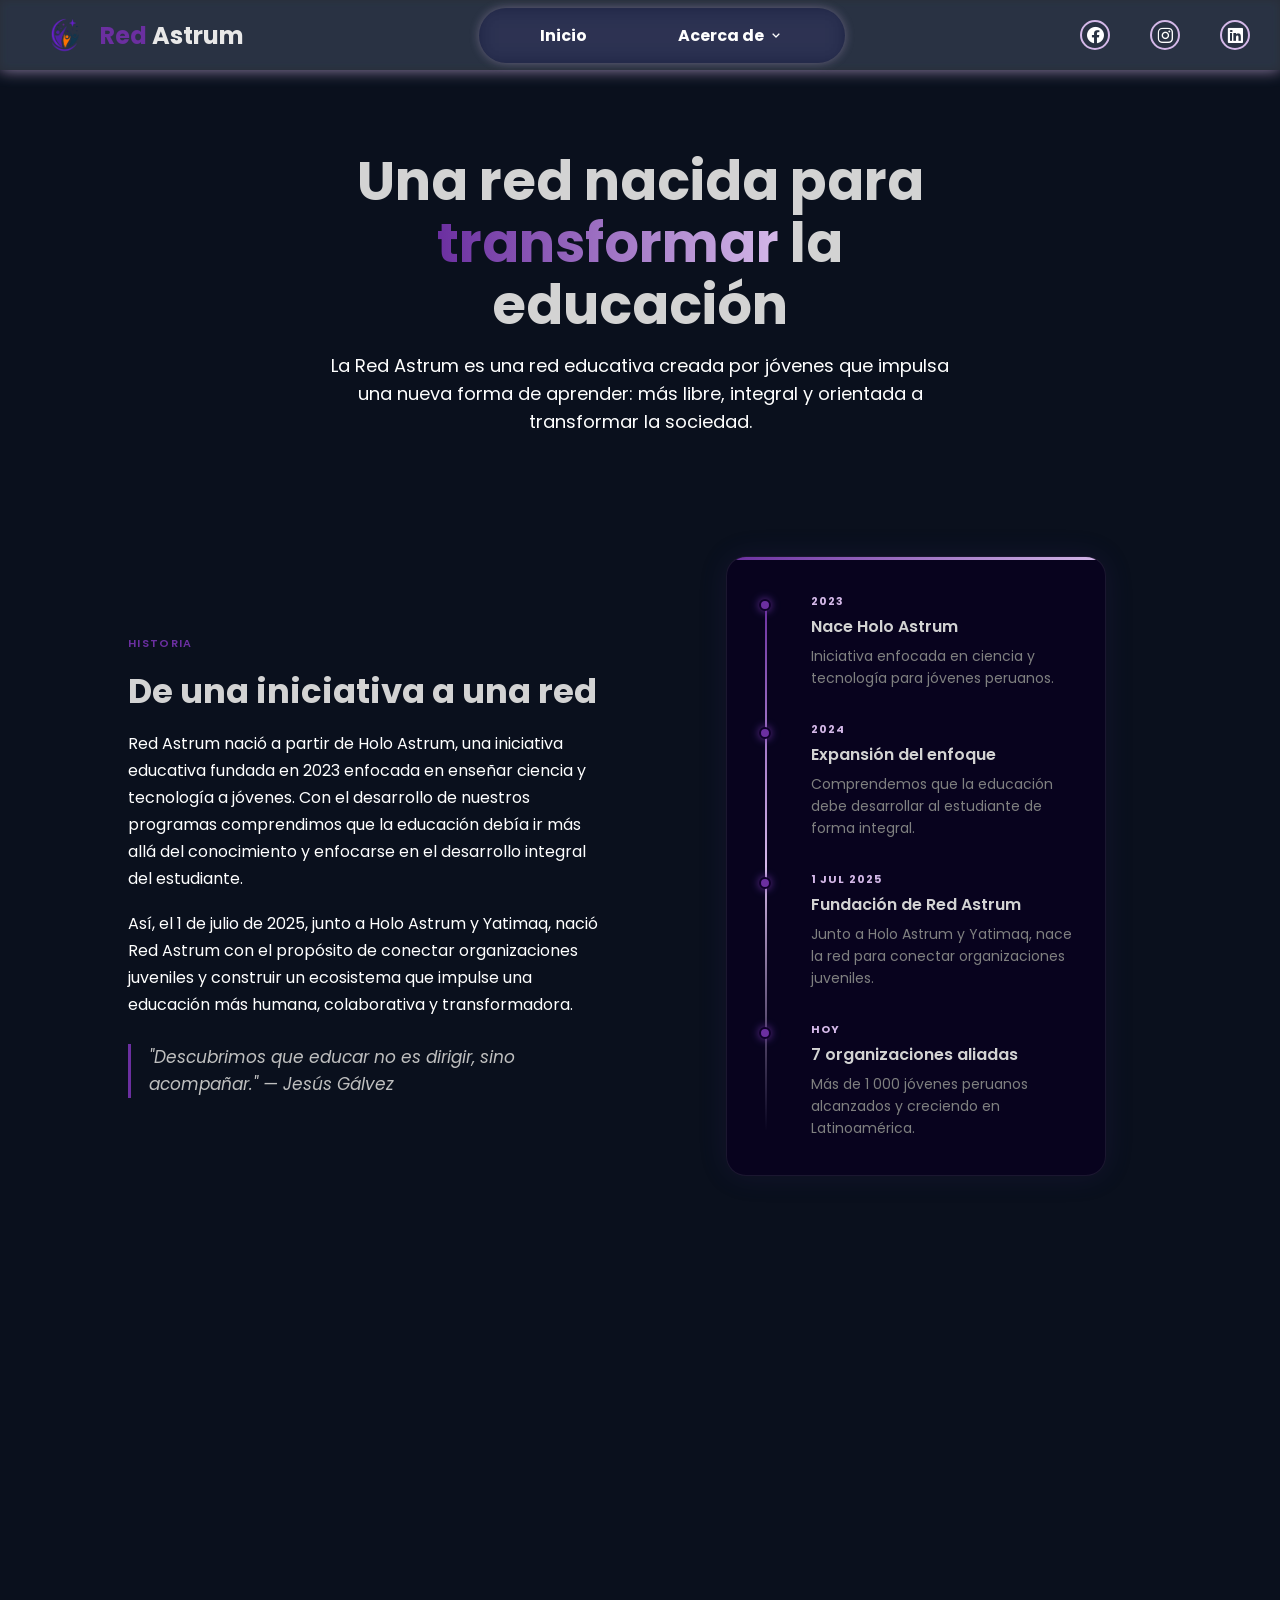
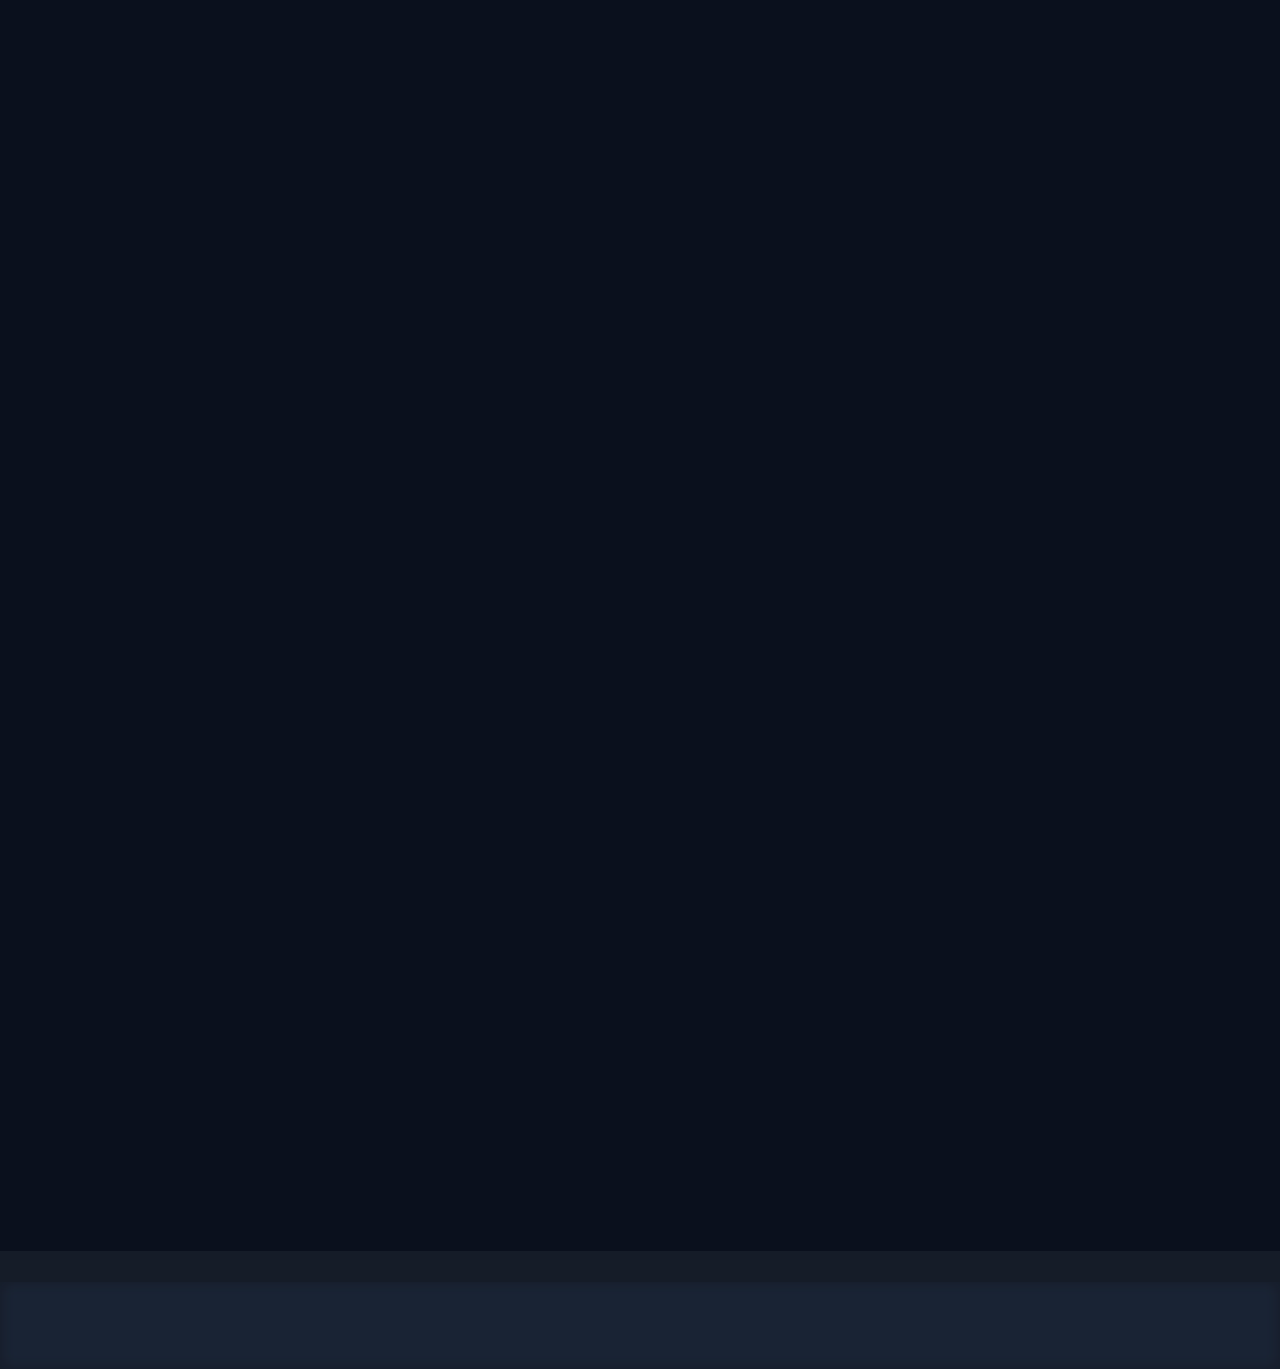
<file: about.html>
<!DOCTYPE html>
<html lang="es">

<head>
    <meta charset="UTF-8">
    <meta name="viewport" content="width=device-width, initial-scale=1.0">
    <title>Sobre nosotros — Red Astrum</title>
    <link rel="stylesheet" href="style.css">
    <link href='https://unpkg.com/boxicons@2.1.4/css/boxicons.min.css' rel='stylesheet'>
    <link rel="shortcut icon" href="favicon.ico" type="image/x-icon">
    <link rel="stylesheet" href="https://unpkg.com/aos@next/dist/aos.css" />

</head>

<body>
    <div class="container">
        <video class="back-vid" autoplay loop muted playsinline src="videos/galaxy.mp4"></video>

        <!-- NAVBAR -->
        <header data-aos="fade-down" data-aos-duration="2000">
            <div class="left">
                <img src="images/logo_1_red.png" alt="logo Red Astrum">
                <h2><span style="color: var(--color-primary);">Red</span> Astrum</h2>
            </div>
            <ul class="main">
                <li><a href="index.html">Inicio</a></li>
                <li><a href="#">Acerca de <i class='bx bx-chevron-down'></i></a>
                    <ul>
                        <li><a href="about.html">Sobre nosotros</a></li>
                        <li><a href="team.html">Equipo</a></li>
                    </ul>
                </li>
            </ul>
            <div class="box-icons">
                <a href="https://www.facebook.com/share/18Cic6fYTM/" target="_blank" aria-label="Facebook"><i class='bx bxl-facebook-circle'></i></a>
                <a href="https://www.instagram.com/red_astrum?igsh=cGxwdHd5OWY2c2w1" target="_blank" aria-label="Instagram"><i class='bx bxl-instagram'></i></a>
                <a href="https://www.linkedin.com/company/red-astrum?trk=blended-typeahead" target="_blank" aria-label="LinkedIn"><i class='bx bxl-linkedin-square'></i></a>
            </div>
            <div class="menu-icon"><i class='bx bx-menu'></i></div>
        </header>

        <div class="sidebar">
            <div class="close-icon"><i class='bx bx-x'></i></div>
            <ul>
                <li><a href="index.html">Inicio</a></li>
                <li><a href="about.html">Sobre nosotros</a></li>
                <li><a href="team.html">Equipo</a></li>
            </ul>
            <div class="social-sidebar">
                <a href="https://www.facebook.com/share/18Cic6fYTM/" target="_blank"><i class='bx bxl-facebook'></i></a>
                <a href="https://www.instagram.com/red_astrum?igsh=cGxwdHd5OWY2c2w1" target="_blank"><i class='bx bxl-instagram'></i></a>
                <a href="https://www.linkedin.com/company/red-astrum?trk=blended-typeahead" target="_blank"><i class='bx bxl-linkedin-square'></i></a>
            </div>
        </div>

        <!-- CONTENIDO -->
        <div class="about-page">

            <!-- Hero -->
            <div class="about-hero" data-aos="fade-down" data-aos-duration="1000">
                <h1>Una red nacida para <span class="gradient">transformar</span> la educación</h1>
                <p>La Red Astrum es una red educativa creada por jóvenes que impulsa una nueva forma de aprender: más libre, integral y orientada a transformar la sociedad.</p>
            </div>

            <!-- Historia -->
            <div class="about-block" data-aos="fade-up" data-aos-duration="900">
                <div class="about-block-text">
                    <span class="block-label">Historia</span>
                    <h2>De una iniciativa a una red</h2>
                    <p>Red Astrum nació a partir de Holo Astrum, una iniciativa educativa fundada en 2023 enfocada en enseñar ciencia y tecnología a jóvenes. Con el desarrollo de nuestros programas comprendimos que la educación debía ir más allá del conocimiento y enfocarse en el desarrollo integral del estudiante.</p>
                    <p>Así, el 1 de julio de 2025, junto a Holo Astrum y Yatimaq, nació Red Astrum con el propósito de conectar organizaciones juveniles y construir un ecosistema que impulse una educación más humana, colaborativa y transformadora.</p>
                    <blockquote>"Descubrimos que educar no es dirigir, sino acompañar." — Jesús Gálvez</blockquote>
                </div>

                <div class="about-block-visual">
                    <div class="visual-box">
                        <div class="timeline">
                            <div class="tl-item">
                                <div class="tl-dot"></div>
                                <div class="tl-year">2023</div>
                                <h4>Nace Holo Astrum</h4>
                                <p>Iniciativa enfocada en ciencia y tecnología para jóvenes peruanos.</p>
                            </div>
                            <div class="tl-item">
                                <div class="tl-dot"></div>
                                <div class="tl-year">2024</div>
                                <h4>Expansión del enfoque</h4>
                                <p>Comprendemos que la educación debe desarrollar al estudiante de forma integral.</p>
                            </div>
                            <div class="tl-item">
                                <div class="tl-dot"></div>
                                <div class="tl-year">1 Jul 2025</div>
                                <h4>Fundación de Red Astrum</h4>
                                <p>Junto a Holo Astrum y Yatimaq, nace la red para conectar organizaciones juveniles.</p>
                            </div>
                            <div class="tl-item">
                                <div class="tl-dot"></div>
                                <div class="tl-year">Hoy</div>
                                <h4>7 organizaciones aliadas</h4>
                                <p>Más de 1 000 jóvenes peruanos alcanzados y creciendo en Latinoamérica.</p>
                            </div>
                        </div>
                    </div>
                </div>
            </div>

            <!-- Por qué nació -->
            <div class="about-block reverse" data-aos="fade-up" data-aos-duration="900">
                <div class="about-block-text">
                    <span class="block-label">Por qué nació</span>
                    <h2>La educación que necesitamos no existe todavía</h2>
                    <p>La educación convencional forma estudiantes pasivos. Red Astrum nace para construir una alternativa: una educación que desarrolle la mente, las emociones, los valores y el propósito de cada persona.</p>
                </div>

                <div class="about-block-visual">
                    <div class="visual-box">
                        <div class="compare-grid">
                            <div class="compare-col trad">
                                <h4>Tradicional</h4>
                                <ul>
                                    <li>Memorizar contenidos</li>
                                    <li>El profesor dirige</li>
                                    <li>Evaluación por exámenes</li>
                                    <li>Conocimiento desconectado</li>
                                </ul>
                            </div>
                            <div class="compare-col holo">
                                <h4>Holística</h4>
                                <ul>
                                    <li>Desarrolla mente y valores</li>
                                    <li>Pensamiento crítico</li>
                                    <li>Aprendizaje por experiencia</li>
                                    <li>Propósito y transformación</li>
                                </ul>
                            </div>
                        </div>
                    </div>
                </div>
            </div>

            <!-- Quiénes lo forman -->
            <div class="about-block" data-aos="fade-up" data-aos-duration="900">
                <div class="about-block-text">
                    <span class="block-label">Quiénes lo forman</span>
                    <h2>Una comunidad de personas comprometidas</h2>
                    <p>Red Astrum reúne a distintos actores del ecosistema educativo que comparten una misma convicción: que la educación puede y debe ser diferente.</p>
                </div>

                <div class="about-block-visual">
                    <div class="visual-box">
                        <div class="who-grid">
                            <div class="who-item">
                                <i class='bx bxs-graduation'></i>
                                <span>Estudiantes</span>
                            </div>
                            <div class="who-item">
                                <i class='bx bxs-book-open'></i>
                                <span>Educadores</span>
                            </div>
                            <div class="who-item">
                                <i class='bx bxs-buildings'></i>
                                <span>Instituciones</span>
                            </div>
                            <div class="who-item">
                                <i class='bx bxs-group'></i>
                                <span>Organizaciones juveniles</span>
                            </div>
                        </div>
                    </div>
                </div>
            </div>

            <!-- El Pensamiento Astrum  -->
            <div class="video-section" data-aos="fade-up" data-aos-duration="900">
                <span class="block-label" style="font-size:12px; letter-spacing:0.12em;">El pensamiento Astrum</span>
                <h2>Liderazgo al servicio de los demás</h2>
                <p>Nos distinguimos por un liderazgo altruista y basado en el servicio. Desde esta visión desarrollamos nuestras iniciativas y formamos a estudiantes y docentes comprometidos con una educación más humana.</p>
                <div class="video-wrapper">
                    <iframe
                        src="https://www.youtube.com/embed/e1oFQR5R098"
                        title="El Pensamiento Astrum"
                        allow="accelerometer; autoplay; clipboard-write; encrypted-media; gyroscope; picture-in-picture"
                        allowfullscreen>
                    </iframe>
                </div>
            </div>

        </div>

        <!-- FOOTER -->
        <section class="footer">
            <h1>© 2026 Red Astrum. Todos los derechos reservados.</h1>
            <div class="box-icons">
                <a href="https://www.facebook.com/share/18Cic6fYTM/" target="_blank" aria-label="Facebook"><i class='bx bxl-facebook-circle'></i></a>
                <a href="https://www.instagram.com/red_astrum?igsh=cGxwdHd5OWY2c2w1" target="_blank" aria-label="Instagram"><i class='bx bxl-instagram'></i></a>
                <a href="https://www.linkedin.com/company/red-astrum?trk=blended-typeahead" target="_blank" aria-label="LinkedIn"><i class='bx bxl-linkedin-square'></i></a>
            </div>
        </section>
    </div>

    <script src="app.js"></script>
    <script src="https://unpkg.com/aos@next/dist/aos.js"></script>
    <script>
        AOS.init();

        // Toggle submenú "Acerca de"
        document.querySelectorAll('.main > li > a').forEach(function(link) {
            var parent = link.parentElement;
            if (parent.querySelector('ul')) {
                link.addEventListener('click', function(e) {
                    e.preventDefault();
                    var isOpen = parent.classList.contains('open');
                    document.querySelectorAll('.main > li.open').forEach(function(li) {
                        li.classList.remove('open');
                    });
                    if (!isOpen) parent.classList.add('open');
                });
            }
        });

        document.addEventListener('click', function(e) {
            if (!e.target.closest('header')) {
                document.querySelectorAll('.main > li.open').forEach(function(li) {
                    li.classList.remove('open');
                });
            }
        });
    </script>
</body>

</html>
</file>
<file: style.css>
@import url('https://fonts.googleapis.com/css2?family=Poppins:ital,wght@0,100;0,200;0,300;0,400;0,500;0,600;0,700;0,800;0,900;1,100;1,200;1,300;1,400;1,500;1,600;1,700;1,800;1,900&display=swap');

/* ============================
   PALETA DE MARCA — Red Astrum
   ============================ */
:root{
    --color-primary: #6B2FA0;   /* Morado principal */
    --color-light: #D4B8E8;     /* Lila claro */
    --color-accent: #E8740C;    /* Naranja acento */
    --color-navy: #1F3A5F;      /* Azul marino */
    --color-white: #FFFFFF;
    --color-black: #000000;

    /* Variantes con transparencia (reutilizables para glows, bordes, fondos) */
    --color-primary-10: rgba(107, 47, 160, 0.10);
    --color-primary-20: rgba(107, 47, 160, 0.20);
    --color-primary-40: rgba(107, 47, 160, 0.40);
    --color-primary-60: rgba(107, 47, 160, 0.60);

    --color-light-10: rgba(212, 184, 232, 0.10);
    --color-light-15: rgba(212, 184, 232, 0.15);
    --color-light-20: rgba(212, 184, 232, 0.20);
    --color-light-35: rgba(212, 184, 232, 0.35);
    --color-light-50: rgba(212, 184, 232, 0.50);
    --color-light-70: rgba(212, 184, 232, 0.70);

    --color-accent-15: rgba(232, 116, 12, 0.15);
    --color-accent-40: rgba(232, 116, 12, 0.40);
    --color-accent-60: rgba(232, 116, 12, 0.60);

    --color-navy-20: rgba(31, 58, 95, 0.20);
    --color-navy-40: rgba(31, 58, 95, 0.40);
    --color-navy-70: rgba(31, 58, 95, 0.70);
    --color-navy-85: rgba(31, 58, 95, 0.85);

    /* Texto / superficies neutras (no son colores de marca, pero se usan como base) */
    --color-text: #e8e8e8;
    --color-text-muted: #b9b9b9;
    --color-border-soft: rgba(255, 255, 255, 0.08);

    --header-height: 70px;
    --header-height-mobile: 56px;
}

*{
    box-sizing: border-box;
}

body{
    margin: 0;
    padding: 0;
    font-family: "Poppins", sans-serif;
    color: var(--color-text);
    background-color: #05070d;
    overflow-x: hidden;
    width: 100%;
}

html{
    scroll-behavior: smooth;
    overflow-x: hidden;
    background-color: #05070d;
}
img, video{
    max-width: 100%;
}
.img-project{
    width: 500px;
    max-width: 100%;
}
.container{
    position: relative;
    z-index: 0;
    width: 100%;
    min-height: 100%;
    display: flex;
    flex-direction: column;
    align-items: center;
    gap: 100px;
    background-color: var(--color-navy-20);
    overflow-x: hidden;
}
.back-vid{
    position: fixed;
    top: 0;
    left: 0;
    width: 100vw;
    height: 100vh;
    object-fit: cover;
    z-index: -1;
    mix-blend-mode:overlay;
}


header{
    display: flex;
    position: absolute;
    top: 0;
    right: 0;
    left: 0;
    align-items: center;
    justify-content: space-between;
    padding: 0 30px;
    height: 70px;
    background-color: rgba(255, 255, 255, 0.121);
    backdrop-filter: blur(5px);
    box-shadow: 0 0 15px var(--color-light-70);
    z-index: 999;
}
.main > li {
    position: relative;
    display: inline-block;
}

.main > li.open > ul{
    opacity: 1;
    visibility: visible;
    transform: translateX(-50%) translateY(0);
    pointer-events: auto;
}

.main ul {
    list-style: none;
    margin: 0;
    position: absolute;
    top: 100%;
    left: 50%;
    transform: translateX(-50%) translateY(-8px);
    display: flex;
    flex-direction: column;
    min-width: 190px;
    padding: 8px;
    margin-top: 14px;
    border-radius: 14px;
    background-color: rgba(10, 6, 30, 0.72);
    backdrop-filter: blur(16px);
    border: 1px solid rgba(212, 184, 232, 0.15);
    box-shadow: 0 8px 24px rgba(0, 0, 0, 0.3), 0 0 12px rgba(212, 184, 232, 0.1);
    opacity: 0;
    visibility: hidden;
    pointer-events: none;
    transition: opacity 0.3s, transform 0.3s, visibility 0.3s;
    z-index: 10;
}
.main ul li{
    list-style: none;
    width: 100%;
}
.main ul li a {
    display: block;
    width: 100%;
    box-sizing: border-box;
    padding: 10px 14px;
    border-radius: 8px;
    text-decoration: none;
    color: #fff;
    font-weight: 500;
    font-size: 14px;
    text-wrap: nowrap;
    transition: 0.25s;
}
.main ul li a:hover{
    background-color: rgba(212, 184, 232, 0.18);
    color: var(--color-light);
    padding-left: 18px;
}

.main li a {
    text-decoration: none;
    padding: auto;
}

.main > li > a{
    display: flex;
    align-items: center;
    gap: 4px;
}

.main > li > a i{
    font-size: 16px;
    transition: transform 0.3s;
}

.main > li.open > a i{
    transform: rotate(180deg);
}

.left{
    display: flex;
    align-items: center;
}

.left img{
    width: 40px;
    margin: 0 15px;
}


header ul{
    display: flex;
    justify-content: space-around;
    width: 30%;
    padding: 15px 15px;
    border-radius: 50px;
    background-color: rgba(0, 0, 69, 0.326);
    backdrop-filter: blur(10px);
    box-shadow: 0 0 10px var(--color-light-35);
}

header ul li{
    list-style: none;
}

header ul a{
    text-decoration: none;
    color: white;
    font-weight: 700;
    transition: 0.3s;
    margin: 0 10px;
}

header ul a:hover{
    color: var(--color-light);
    text-shadow: 0 0 12px var(--color-light);
}

.box-icons{
    display: flex;
    gap: 40px;
}

.box-icons a{
    display: flex;
    align-items: center;
    justify-content: center;
    font-size: 20px;
    width: 30px;
    height: 30px;
    border: 2px solid var(--color-light);
    border-radius: 50%;
    cursor: pointer;
    transition: 0.5s;
    text-decoration: none;
    color: #fff;
}

.box-icons a:hover{
    background-color: var(--color-light);
    color: black;
    box-shadow: 0 0 15px var(--color-light);
}

.blackhole-box{
    position: absolute;
    top: 0;
    width: 100%;
    display: flex;
    justify-content: center;
    z-index: -1;
    mix-blend-mode: lighten;
  }
  
.blackhole-box video{
    width: 100%;
    margin-top: -23.5%;
}

.hero{
    position: relative;
    display: flex;
    width: 100%;
    height: 100vh;
    align-items: center;
    justify-content: space-between;
}

.hero-info{
    position: absolute;
    left: 5%;
}

.hero-info .hero-info-title{
    color: var(--color-light);
    padding: 8px 5px;
    border-radius: 50px;
    border: 1px solid var(--color-light-50);
    width: 240px;
    background-color: var(--color-primary-20);
    box-shadow: 0 0 5px var(--color-light-50);
    padding: 1.5rem;
}

.hero-info h1{
    font-size: clamp(32px, 6vw, 60px);
    max-width: 600px;
    font-weight: 700;
    line-height: 1.15;
    margin-top: 40px;
    margin-bottom: 30px;
}

.hero-info p{
    max-width: 550px;
    line-height: 25px;
    margin-bottom: 40px;
    font-size: clamp(15px, 2vw, 20px);
}

.hero-info button{
    color: white;
    padding: 15px 35px;
    border-radius: 10px;
    border: 1px solid var(--color-light-50);
    background-color: var(--color-primary-20);
    box-shadow: 0 0 5px var(--color-light-50);
    cursor: pointer;
    transition: 0.3s;
}

.hero-info button:hover{
    box-shadow: 0 0 15px var(--color-light-50);
}

/* Gradient Animation */
.gradient{
    background: linear-gradient(to right,var(--color-primary), var(--color-light),var(--color-accent));
    background-size: 200%;
    background-clip: text;
    -webkit-background-clip: text;
    -webkit-text-fill-color: transparent;
    animation: animate-gradient 2.5s linear infinite;
}
@keyframes animate-gradient {
    to{
        background-position: 200%;
    }
}

.skills-video-box{
    position: absolute;
    right: 3%;
}

.skills-video{
    height: 900px;
    mix-blend-mode:lighten;
}


.scroll-down {
    height: 50px;
    width: 30px;
    border: 2px solid lightgray;
    position: absolute;
    left: 49%;
    bottom: 8%;
    border-radius: 50px;
    cursor: pointer;
    box-shadow: 0 0 10px rgba(255, 255, 255, 0.626);
  }
  .scroll-down::before,
  .scroll-down::after {
    content: "";
    position: absolute;
    top: 20%;
    left: 50%;
    height: 10px;
    width: 10px;
    transform: translate(-50%, -100%) rotate(45deg);
    border: 2px solid lightgray;
    border-top: transparent;
    border-left: transparent;
    animation: scroll-down 2s ease-in-out infinite;
  }
  .scroll-down::before {
    top: 30%;
    animation-delay: 0.5s;
    /* animation: scroll-down 1s ease-in-out infinite; */
  }
  
  @keyframes scroll-down {
    0% {
      /* top:20%; */
      opacity: 0;
    }
    30% {
      opacity: 1;
    }
    60% {
      opacity: 1;
    }
    100% {
      top: 90%;
      opacity: 0;
    }
  }




.info-section{
    display: flex;
    align-items: center;
    flex-direction: column;
    width: 80%;
    margin-top: 100px;
}

.section-title{
    font-size: clamp(24px, 4vw, 40px);
    font-weight: 700;
    text-align: center;
    padding: 0 20px;
}

.info-cards{
    display: grid;
    grid-template-columns: auto auto auto;
    gap: 20px;
    width: 100%;
    height: 100%;
    margin-top: 30px;
}

.card{
    display: flex;
    align-items:flex-start;
    justify-content: center;
    position: relative;
    width: auto;
    height: 40vh;
    overflow: hidden;
    border: 1px solid var(--color-light-35);
    background-color: transparent;
    border-radius: 20px;
    transition: 0.5s;
}

.card h1{
    position: absolute;
    margin: 0;
    bottom: 40%;
    left: 5%;
    font-size: 25px;
    z-index: 1;
    color: lightgray;
}

.card p{
    position: absolute;
    bottom: 3%;
    left: 5%;
    z-index: 1;
    max-width: 300px;
    color: gray;
    font-size: 13px;
    line-height: 20px;
}

.card img{
    width: 45%;
    height: 50%;
    object-fit: cover;
}
.card video{
    margin-top: 10%;
    width: 70%;
    height: 50%;
    object-fit: cover;
    mix-blend-mode: lighten;
}

.card button{
    position: absolute;
    bottom: 5%;
    left: 5%;
    padding: 10px 25px;
    border: 1px solid gray;
    background-color: #0f1217;
    color: gray;
    border-radius: 20px;
    box-shadow: 0 0 5px lightgray;
    cursor: pointer;
    transition: 0.3s;
}

.card button:hover{
    box-shadow: 0 0 15px lightgray;
    opacity: 0.7;
}

.card:hover{
}

.card:nth-child(3){
    grid-row: span 2;
    height: 83vh;
}

.card:nth-child(3) p{
    bottom: 12%;
}

.card:nth-child(3) h1{
    bottom: 21%;
}

.card:nth-child(4){
    grid-column: span 2;
}

.card:nth-child(4) p{
    max-width: 650px;
}

.card:nth-child(4) h1{
    bottom: 35%;
}



.my-project{
    display: flex;
    flex-direction: column;
    gap: 10%;
    align-items: center;
    position: relative;
    width: 80%;
    height: 100vh;
    margin-top: 200px;
    margin-bottom: 700px;
}

.project-card {
    display: flex;
    width: 100%;
    height: 40%;
    align-items: center;
    gap: 10%;
    justify-content: center;
}

.project-vidbox{
    display: flex;
    align-items: center;
    justify-content: center;
    width: 50%;
    mix-blend-mode:exclusion;
    position: relative;
    cursor: pointer;
    transition: 0.5s;
    min-width: 400px;

}

.project-vidbox video{
    object-fit: cover;
    width: 100%;
    box-shadow: 0 0 10px lightgray;
    border-radius: 20px;
    transition: 0.5s;
}

.project-card video:hover{
    box-shadow: 0 0 25px rgb(255, 255, 255);
}

.project-info{
    display: flex;
    flex-direction: column;
    align-items: start;
    justify-content: center;
    width: 50%;
    padding-left: 10%;
}

.project-info h1{
    width: 90%;
    font-size: 25px;
    font-weight: bold;
    text-wrap: nowrap;
    margin-top: 0;
    margin-bottom: 10px;
    max-width: 450px;
}

.project-info p{
    width: 90%;
    max-width: 400px;
    min-width: 300px;
    margin-bottom: 50px;
    margin-top: 0;
}

.project-info button{
    color: white;
    padding: 15px 35px;
    border-radius: 10px;
    border: 1px solid var(--color-light-50);
    background-color: var(--color-primary-20);
    box-shadow: 0 0 5px var(--color-light-50);
    cursor: pointer;
    transition: 0.3s;
}

.project-info button:hover{
    opacity: 0.8;
    box-shadow: 0 0 15px var(--color-light-50);
}

.project-vidbox .hover-sign{
    position: absolute;
    display: flex;
    align-items: center;
    justify-content: center;
    width: 30%;
    height: 100px;
}

.hover-sign::before,
.hover-sign::after {
    content: "👆";
    text-align: center;
    position: absolute;
    font-size: 50px;
    top: 20%;
    left: 40%;
    border-radius: 40px;
    animation: hover-animation 4s ease-in-out infinite;

}

.hover-sign.active{
    display: none;
}

@keyframes hover-animation {
  0% {
    /* top:20%; */
    box-shadow: 0 0 5px rgb(255, 255, 255);
    transform: translate(100%, 50%) rotate(30deg);
  }

  100% {
    box-shadow: 0 0 5px rgb(255, 255, 255);
    transform: translateX(80%, 80%) rotate(20deg);
  }
}

/* Counter section */
.counters{
    padding: 3em 2em;
    color: #fff;
    text-align: center;
}
.counters > div{
    max-width: 900px;
    margin: 0 auto;
    display: grid;
    grid-template-columns: repeat(6,1fr);
    gap: 4em 2em;
}
.counter{
    position: relative;
}
.counter h1{
    font-size: 3em;
    margin-bottom: 0.5em;
}
.counter:not(:last-child)::before{
    content: '';
    background: #fff;
    position: absolute;
    width: 2px;
    height: 3em;
    top: 50%;
    transform: translateY(-50%);
    right: -1em;
}

@media screen and (max-width: 1024px){
    .counters > div{
        grid-template-columns: repeat(3,1fr);
        gap: 3em 1.5em;
    }
}

@media screen and (max-width: 600px){
    .counters > div{
        grid-template-columns: repeat(2,1fr);
        gap: 2.5em 1em;
    }
    .counter h1{
        font-size: 2.2em;
    }
    .counter:not(:last-child)::before{
        display: none;
    }
}

/* Skills section */
.skills-section{
    display: flex;
    flex-direction: column;
    align-items: center;
    position: relative;
    width: 80%;
}

.skills-box{
    width: 100%;
    position: relative;
    display: flex;
    flex-direction: column;
    align-items: center;
    gap: 60px;
    margin-top: 30px;
}

.Designer{
    display: flex;
    flex-direction: column;
    align-items: center;
    max-width: 750px;
    text-align: center;
}

.Designer h1{
    font-size: 50px;
    display: flex;
    align-items: center;
}

.Designer p{
    font-size: 19px;
    line-height: 30px;
    color: #c7c7c7;
}

/* SLIDER (carrusel de ONGs aliadas) */

.slider{
    --width: 220px;
    --height: 220px;
    position: relative;
    width: 100%;
    height: var(--height);
    overflow: hidden;
    mask-image: linear-gradient(
        to right,
        transparent,
        #000 10% 90%,
        transparent
    );
}
.slider .list{
    display: flex;
    align-items: center;
    height: 100%;
    width: 100%;
    min-width: calc(var(--width) * var(--quantity));
    position: relative;
}
.slider .list .item{
    width: var(--width);
    height: var(--height);
    position: absolute;
    left: 100%;
    display: flex;
    align-items: center;
    justify-content: center;
    box-sizing: border-box;
    padding: 30px;
    background-color: rgba(255, 255, 255, 0.06);
    border: 1px solid rgba(212, 184, 232, 0.35);
    border-radius: 24px;
    backdrop-filter: blur(6px);
    box-shadow: 0 0 15px rgba(212, 184, 232, 0.15);
    animation: autoRun 21s linear infinite;
    transition: transform 0.4s, box-shadow 0.4s, border-color 0.4s, filter 0.5s;
    animation-delay: calc( (21s / var(--quantity)) * (var(--position) - 1) - 21s)!important;
}
.slider .list .item img{
    width: 100%;
    height: 100%;
    object-fit: contain;
}
@keyframes autoRun{
    from{
        left: 100%;
    }to{
        left: calc(var(--width) * -1);
    }
}
.slider:hover .item{
    animation-play-state: paused!important;
    filter: grayscale(0.8) brightness(0.7);
}
.slider .item:hover{
    filter: none;
    transform: scale(1.08);
    border-color: var(--color-light);
    box-shadow: 0 0 25px var(--color-light-50);
}


  /* CONTACT SECTION */
.contact-section{
    width: 80%;
    height: 100vh;
    display: flex;
    justify-content: center;
    gap: 10%;
    align-items: center;
    position: relative;
}

.contact-section h1{
    position: absolute;
    top: 10%;
    left: 40%;
}

.social-box {
    display: flex;
    flex-direction: column;
    gap: 25px;
}

.social-box a{
    color: lightgray;
    text-decoration: none;
    font-size: 20px;
    text-wrap: nowrap;
}

.social-box i{
    color: var(--color-primary);
    font-size: 30px;
    margin-right: 10px;
}

.social-icons a i{
    color: white;
    margin-top: 40px;
}

.contact-box iframe{
    width: 100%;
    max-width: 640px;
    height: 442px;
    border-radius: 12px;
}

.contact-box p{
    max-width: 400px;
    margin-top: 30px;
    margin-bottom: 5px;
} 

.contact-box input{
    padding: 7.5px 30px;
    background-color: lightgray;
    width: 80%;
    height: 25px;
    border: none;
    outline : none;
    border-top-right-radius: 10px;
    border-bottom-right-radius: 10px;
}

.contact-box button{
    margin-top: 30px;
    color: white;
    padding: 15px 35px;
    border-radius: 10px;
    border: 1px solid var(--color-light-50);
    background-color: var(--color-primary-20);
    box-shadow: 0 0 5px var(--color-light-50);
    cursor: pointer;
    transition: 0.3s;
}

.contact-box button:hover{
    opacity: 0.8;
    box-shadow: 0 0 15px var(--color-light-50);
}

.footer{
    display: flex;
    justify-content: space-between;
    align-items: center;
    position: absolute;
    bottom: 0;
    right: 0;
    left: 0;
    padding: 28px 3rem;
    background-color: rgba(255, 255, 255, 0.05);
    backdrop-filter: blur(8px);
    border-top: 1px solid rgba(212, 184, 232, 0.25);
    box-shadow: 0 0 20px rgba(212, 184, 232, 0.1);
    z-index: 999;
}

.footer h1{
    margin: 0;
    font-size: 14px;
    font-weight: 600;
    letter-spacing: 0.02em;
    color: gray;
}


/* BLUR / DISPLAY / FADE-IN
   Antes usaban "animation-timeline: view()" para animar con el scroll, pero esa
   propiedad es inconsistente entre navegadores y contextos. Ahora el efecto se
   controla con JS (IntersectionObserver, ver app.js) que añade la clase
   ".in-view" cuando el elemento entra en pantalla; aquí solo se define la
   transición CSS. Si JS no carga por algún motivo, el contenido sigue visible
   gracias al estado por defecto (sin opacity:0 fija fuera de .in-view). */
.autoBlur,
.autoDisplay,
.fadein-left{
    opacity: 1;
    transition: opacity 0.8s ease, filter 0.8s ease, transform 0.8s ease;
}

.autoBlur.in-view,
.autoDisplay.in-view,
.fadein-left.in-view{
    opacity: 1;
    filter: none;
    transform: none;
}

.autoBlur:not(.in-view){
    opacity: 0;
    filter: blur(30px);
}

.autoDisplay:not(.in-view){
    opacity: 0;
    filter: blur(10px);
    transform: translateY(-60px) scale(0.9);
}

.fadein-left:not(.in-view){
    opacity: 0;
    filter: blur(10px);
    transform: translateX(-120px) scale(0.85);
}

@media (prefers-reduced-motion: reduce){
    .autoBlur:not(.in-view),
    .autoDisplay:not(.in-view),
    .fadein-left:not(.in-view){
        opacity: 1;
        filter: none;
        transform: none;
    }
}

/* Sidebar */

.menu-icon{
    font-size: 35px;
    cursor: pointer;
    display: none;
}


.sidebar{
    position: fixed;
    right: 0;
    top: 0;
    bottom: 70%;
    width: 0%;
    background-color: #000000b8;
    z-index: 999;
    box-shadow: 0 0 25px rgba(255, 255, 255, 0.479);
    backdrop-filter: blur(10px);
    opacity: 0;
    border-bottom-left-radius: 100%;
    
}

.close-icon{
    font-size: 50px;
    color: lightgray;
    padding-left: 10px;
    cursor: pointer;
}

.sidebar ul{
    padding-left: 20px;
}

.sidebar ul li{
    list-style: none;
    margin-bottom: 30px;
}

.sidebar ul li a{
    text-decoration: none;
    color: lightgray;
    font-size: 30px;
    font-weight: 900;
    text-shadow:0 0 15px #4c4c4c;
}

.social-sidebar{
    padding-left: 20px;
    margin-top: 60px;
    text-wrap: nowrap;
}

.social-sidebar a{
    font-size: 35px;
    padding: 5px 5px;
    cursor: pointer;
    transition: 0.5s;
}

/* Sidebar Open ANimation */
.sidebar.open-sidebar{
    animation: openSideBarAnimation 1.5s forwards;
}

/* Team */ 

.our-team-section{
    height: 80%;
    width: 80%;
    margin: auto;
    display: flex;
    justify-content: space-between;
    align-items: center;
}
.member-container{
    width: 400px;
    height: 450px;
    background-color: #f9f9f9;
    box-shadow: 0px 4px 12px rgba(160,160,160,0.4);
    position: relative;
    display: flex;
    align-items: center;
    flex-direction: column;
    padding: 80px 2rem 2rem 2rem;
    box-sizing: border-box;
}
.member-container::before{
    content: "";
    position: absolute;
    top: 0;
    left: 0;
    height: 6px;
    width: 100%;
    background-color: #202020;
}

.member-container::after{
    content: "";
    height: 200px;
    width: 200px;
    border-radius: 50%;
    position: absolute;
    top: -100px;
    background-position: center;
    background-size: cover;
}
.member-container:nth-of-tyé(1)::after{
    background-image: url();
}

.member-container:nth-of-tyé(1)::after{
    background-image: url();
}

.member-container:nth-of-tyé(1)::after{
    background-image: url();
}
.member-name{
    font-size: 24px;
    font-weight: 600;
    position: relative;
    margin-bottom: 2rem;
    color: #202020;
}
.member-name::after{
    content: "";
    background-color: #202020;
    height: 4px;
    width: 100px;
    top: 150%;
    position: absolute;
    left: 50%;
    transform: translate(-50%, -50%);
    margin-bottom: 2rem;
}
.member-description{
    font-size: 18px;
    line-height: 28px;
    text-align: center;
}
.button{
    text-decoration: none;
    color: #fff;
    background-color: #202020;
    font-weight: 600;
    padding: 13px 20px;
    margin-top: 1rem;
}

.socials-container{
    position: absolute;
    bottom: 0;
    left: 0;
    height: 40px;
    width: 100%;
    background-color: #202020;
    display: flex;
    justify-content: space-around;
    align-items: center;
    margin-top: 3rem;
}
.icon{
    height: 60%;
    cursor: pointer;
}

@keyframes openSideBarAnimation {
    to{
        width: 80%;
        opacity: 1;
        bottom: 0;
        border-radius: 0;
    }
}

/* Sidebar close ANimation */

.sidebar.close-sidebar{
    animation: closeSideBarAnimation 1.5s forwards;
}

@keyframes closeSideBarAnimation {
    from{
        width: 80%;
        opacity: 1;
        bottom: 0;
        border-radius: 0;
    }
    to{
        width: 0;
        opacity: 0;
        bottom: 70%;
        border-bottom-left-radius: 50%;
    }
}






@media screen and (max-width: 1200px){
    .blackhole-box video{
        margin-top: -20%;
    }

    .hero-info h1{
        font-size: 40px;
        max-width: 400px;
        line-height: 40px;
    }

    .hero-info P{
        max-width: 300px;
    }

    .skills-video-box{
        right: 0%;
    }

    .skills-video-box video{
        height: 500px;
    }

    .info-cards{
        grid-template-columns: auto;
    }

    .card:nth-child(3){
        grid-column: span 2;
        height: 70vh;
    }

    .info-cards .card h1{
        font-size: 20px;
    }

    .info-cards .card:nth-child(3) h1{
        bottom: 25%;
    }

    .card video{
        height: 60%;

        margin-top: 5%;
    }

    .my-project{
        margin-bottom: 200px;
        scale: 0.8;
    }

    .contact-section .section-title {
        left: 30%;
    }
}

@media screen and (max-width: 1024px){
    header ul{
        display: none;
    }

    header .box-icons{
        display: none;
    }

    .menu-icon{
        display: inline;
        color: var(--color-light);
    }
}

@media screen and (max-width: 700px){
    header {
        position: fixed;
        height: 50px;
    }

    header ul{
        display: none;
    }

    header .box-icons{
        display: none;
    }

    .menu-icon{
        display: inline;
    }

    .blackhole-box video {
        width: 100%;
        margin-top: -15%;
    }

    .autoBlur{
        animation: none;
    }
    
    .hero{
        flex-direction: column;
        top:0;
        bottom: 0;
        left: 0;
        right:0;
        
    }
    .hero-info{
        bottom: 5%;
    }

    .scroll-down{
        bottom: 5%;
    }

    .hero .skills-video-box{
        height: 200px;
        top: 5%;
    }



    .info-cards{
        grid-template-columns: auto;
    }

    .card:nth-child(3){
        grid-column: span 2;
        height: 70vh;
    }

    .card video{
        width: 100%;
    }
    
    .container{
        height: 100%;
    }

    .project-vidbox video{
        width: 250px;
        margin-left: 0;
    }

    .project-info{
        overflow: hidden;
        padding-left: 0;
        margin-left: 0;
        text-align: center;
        align-items: center;
    }

    .project-info h1{
        font-size: 20px;
        max-width: 200px;
        text-wrap: wrap;
    }

    .project-info p{
        font-size: 10px;
        text-wrap: wrap;
        max-width: 200px;
        min-width: 0;
    }

    .project-info button{
        padding: 5px 10px;
    }

    .my-project{
        margin-bottom: 600px;
    }

    .project-card{
        flex-direction: column;
        margin-left: 0;
        align-items: center;
        gap: 30px;
    }
    
    .project-vidbox{
        min-width: 200px;
    }

    .project-info{
        width: 85%;
    }

    .project-info p{
        max-width: 300px;
    }

    .Designer p{
        font-size: 16px;
        line-height: 24px;
    }

    .slider{
        --width: 140px;
        --height: 140px;
    }

    .contact-section{
        flex-direction: column;
        margin-top: 100px;
        margin-bottom: 50px;
    }

    .footer{
        padding: 18px 2rem;
        flex-wrap: wrap;
        gap: 14px;
    }

    .social-box{
        align-items: center;
        text-align: center;
    }
}


@media screen and (max-width: 480px) {

    .hero .skills-video-box {
        display: none;
        
    }

    .blackhole-box {
        overflow: hidden;
    }

    .blackhole-box video {
        width: 140%;
        margin-top: -27%;

    }

    .left {
        scale: 0.9;
        margin-left: -30px;
    }

    .left h2 {
        font-size: 20px;
    }

    .hero {
        scale: 0.9;
    }

    .hero-info{
        bottom: 15%;
    }

    .hero-info h1{
        font-size: 35px;
    }

    .scroll-down{
        bottom: 15%;
        left: 60%;
    }

    .section-title {
        font-size: 25px;
    }

    .info-cards{
        display: flex;
        flex-direction: column;
    }

    .card {
        min-height: 20rem;
    }

    .card h1{
        bottom: 30%;
        font-size: 16px;
    }

    .project-card {
        height: 50%;
    }

    .project-info p{
        margin-bottom: 15px;
    }

    .project-info{
        margin-left: -80px;
    }

    .skills-section{
        width: 90%;
    }

    .slider{
        --width: 100px;
        --height: 100px;
    }

    .contact-section{
        scale: 0.9;
        height: 120vh;
    }

    .contact-section .section-title {
        top: -30px;
        left: 25%;
    }

    .footer{
        padding: 16px 1.5rem;
    }

    .footer h1{
        font-size: 12px;
        max-width: 170px;
    }

    .footer .box-icons{
        gap: 10px;
    }


}










/* =============================================
   PÁGINA: about.html (Sobre nosotros)
   ============================================= */
        .about-page {
            width: 100%;
            display: flex;
            flex-direction: column;
            align-items: center;
            padding-top: 70px;
            padding-bottom: 120px;
            gap: 120px;
        }

        /* ── Hero ── */
        .about-hero {
            display: flex;
            flex-direction: column;
            align-items: center;
            text-align: center;
            padding-top: 80px;
            gap: 16px;
            max-width: 680px;
            padding-left: 20px;
            padding-right: 20px;
        }

        .about-hero .eyebrow {
            display: flex;
            align-items: center;
            gap: 8px;
            color: var(--color-light);
            font-size: 13px;
            font-weight: 600;
            letter-spacing: 0.1em;
            text-transform: uppercase;
            border: 1px solid rgba(212, 184, 232, 0.3);
            background-color: rgba(212, 184, 232, 0.07);
            padding: 6px 16px;
            border-radius: 50px;
        }

        .about-hero h1 {
            font-size: 54px;
            font-weight: 700;
            color: lightgray;
            margin: 0;
            line-height: 1.15;
        }

        .about-hero p {
            font-size: 18px;
            color: #fff;
            line-height: 28px;
            margin: 0;
        }

        /* ── Bloques de contenido ── */
        .about-block {
            display: flex;
            align-items: center;
            gap: 80px;
            width: 80%;
            max-width: 1100px;
        }

        .about-block.reverse {
            flex-direction: row-reverse;
        }

        .about-block-text {
            flex: 1;
            display: flex;
            flex-direction: column;
            gap: 18px;
        }

        .block-label {
            font-size: 11px;
            font-weight: 600;
            letter-spacing: 0.12em;
            text-transform: uppercase;
            color: var(--color-primary);
        }

        .about-block-text h2 {
            font-size: 34px;
            font-weight: 700;
            color: lightgray;
            margin: 0;
            line-height: 1.25;
        }

        .about-block-text p {
            font-size: 16px;
            color: #fff;
            line-height: 27px;
            margin: 0;
        }

        .about-block-text blockquote {
            margin: 8px 0 0;
            padding-left: 18px;
            border-left: 3px solid var(--color-primary);
            color: #c0c0c0;
            font-size: 17px;
            font-style: italic;
            line-height: 27px;
        }

        /* Panel visual (caja decorativa) */
        .about-block-visual {
            flex: 1;
            display: flex;
            justify-content: center;
        }

        .visual-box {
            background-color: rgba(8, 0, 32, 0.75);
            border: 1px solid rgba(255, 255, 255, 0.08);
            border-radius: 20px;
            padding: 36px 32px;
            width: 100%;
            max-width: 380px;
            box-shadow: 0 0 30px rgba(107, 47, 160, 0.12);
            position: relative;
            overflow: hidden;
        }

        .visual-box::before {
            content: "";
            position: absolute;
            top: 0; left: 0; right: 0;
            height: 3px;
            background: linear-gradient(to right, var(--color-primary), var(--color-light));
            border-radius: 20px 20px 0 0;
        }

        /* Comparativa educación */
        .compare-grid {
            display: grid;
            grid-template-columns: 1fr 1fr;
            gap: 16px;
        }

        .compare-col h4 {
            font-size: 12px;
            font-weight: 700;
            letter-spacing: 0.08em;
            text-transform: uppercase;
            margin: 0 0 14px;
            padding-bottom: 8px;
            border-bottom: 1px solid rgba(255,255,255,0.08);
        }

        .compare-col.trad h4 { color: gray; }
        .compare-col.holo h4 { color: var(--color-light); }

        .compare-col ul {
            list-style: none;
            margin: 0;
            padding: 0;
            display: flex;
            flex-direction: column;
            gap: 10px;
        }

        .compare-col ul li {
            font-size: 13px;
            line-height: 19px;
            color: gray;
            padding-left: 14px;
            position: relative;
        }

        .compare-col ul li::before {
            content: "–";
            position: absolute;
            left: 0;
            color: rgba(255,255,255,0.2);
        }

        .compare-col.holo ul li {
            color: var(--color-light);
        }

        .compare-col.holo ul li::before {
            content: "✦";
            color: var(--color-primary);
            font-size: 10px;
            top: 2px;
        }

        /* Quiénes lo forman */
        .who-grid {
            display: grid;
            grid-template-columns: 1fr 1fr;
            gap: 14px;
        }

        .who-item {
            background-color: rgba(212, 184, 232, 0.05);
            border: 1px solid rgba(212, 184, 232, 0.12);
            border-radius: 12px;
            padding: 18px 16px;
            display: flex;
            flex-direction: column;
            gap: 6px;
        }

        .who-item i {
            font-size: 22px;
            color: var(--color-primary);
        }

        .who-item span {
            font-size: 14px;
            font-weight: 600;
            color: lightgray;
        }

        /* ── Video (Pensamiento Astrum) ── */
        .video-section {
            display: flex;
            flex-direction: column;
            align-items: center;
            gap: 28px;
            width: 80%;
            max-width: 860px;
            text-align: center;
        }

        .video-section h2 {
            font-size: 34px;
            font-weight: 700;
            color: lightgray;
            margin: 0;
        }

        .video-section p {
            font-size: 16px;
            color: #fff;
            max-width: 560px;
            line-height: 26px;
            margin: 0;
        }

        .video-wrapper {
            width: 100%;
            aspect-ratio: 16/9;
            border-radius: 18px;
            overflow: hidden;
            border: 1px solid rgba(255,255,255,0.08);
            box-shadow: 0 0 40px rgba(107, 47, 160, 0.2);
        }

        .video-wrapper iframe {
            width: 100%;
            height: 100%;
            border: none;
            display: block;
        }

        /* ── Línea de tiempo (historia) ── */
        .timeline {
            display: flex;
            flex-direction: column;
            gap: 0;
            position: relative;
            padding-left: 28px;
        }

        .timeline::before {
            content: "";
            position: absolute;
            left: 6px;
            top: 8px;
            bottom: 8px;
            width: 2px;
            background: linear-gradient(to bottom, var(--color-primary), var(--color-light), transparent);
        }

        .tl-item {
            position: relative;
            padding: 0 0 32px 24px;
        }

        .tl-item:last-child { padding-bottom: 0; }

        .tl-dot {
            position: absolute;
            left: -28px;
            top: 6px;
            width: 12px;
            height: 12px;
            border-radius: 50%;
            background: var(--color-primary);
            box-shadow: 0 0 8px var(--color-primary);
            border: 2px solid #0e0029;
        }

        .tl-year {
            font-size: 11px;
            font-weight: 700;
            letter-spacing: 0.1em;
            color: var(--color-light);
            text-transform: uppercase;
            margin-bottom: 4px;
        }

        .tl-item h4 {
            font-size: 16px;
            font-weight: 600;
            color: lightgray;
            margin: 0 0 6px;
        }

        .tl-item p {
            font-size: 14px;
            color: gray;
            line-height: 22px;
            margin: 0;
        }

        /* ── Responsive ── */
        @media (max-width: 900px) {
            .about-block,
            .about-block.reverse {
                flex-direction: column;
                gap: 40px;
            }
            .about-hero h1 { font-size: 38px; }
            .video-section { width: 90%; }
        }

        @media (max-width: 600px) {
            .about-hero h1 { font-size: 30px; }
            .compare-grid  { grid-template-columns: 1fr; }
            .who-grid      { grid-template-columns: 1fr; }
            .about-block   { width: 90%; }
        }

/* =============================================
   PÁGINA: team.html (Equipo)
   ============================================= */
        /* ── Página equipo ── */
        .team-page {
            width: 100%;
            min-height: 100vh;
            padding-top: 70px;
            display: flex;
            flex-direction: column;
            align-items: center;
            gap: 50px;
            padding-bottom: 120px;
        }

        .team-hero {
            display: flex;
            flex-direction: column;
            align-items: center;
            gap: 10px;
            padding-top: 60px;
            text-align: center;
        }

        .team-hero h1 {
            font-size: 52px;
            font-weight: 700;
            color: lightgray;
            margin: 0;
        }

        .team-hero p {
            font-size: 18px;
            color: #fff;
            max-width: 540px;
        }

        /* ── Controles de filtro ── */
        .team-controls {
            display: flex;
            flex-wrap: wrap;
            gap: 14px;
            align-items: center;
            justify-content: center;
            width: 80%;
        }

        .search-box {
            display: flex;
            align-items: center;
            gap: 8px;
            background-color: rgba(255, 255, 255, 0.05);
            border: 1px solid rgba(255, 255, 255, 0.15);
            border-radius: 50px;
            padding: 8px 18px;
            backdrop-filter: blur(6px);
        }

        .search-box i {
            color: var(--color-light);
            font-size: 18px;
        }

        .search-box input {
            background: transparent;
            border: none;
            outline: none;
            color: lightgray;
            font-family: "Poppins", sans-serif;
            font-size: 15px;
            width: 220px;
        }

        .search-box input::placeholder {
            color: gray;
        }

        .filter-pills {
            display: flex;
            flex-wrap: wrap;
            gap: 10px;
            justify-content: center;
        }

        .pill {
            padding: 7px 20px;
            border-radius: 50px;
            border: 1px solid rgba(255, 255, 255, 0.15);
            background-color: rgba(255, 255, 255, 0.04);
            color: gray;
            font-family: "Poppins", sans-serif;
            font-size: 13px;
            font-weight: 500;
            cursor: pointer;
            transition: 0.3s;
            backdrop-filter: blur(6px);
        }

        .pill:hover {
            border-color: var(--color-primary);
            color: lightgray;
            box-shadow: 0 0 8px rgba(107, 47, 160, 0.4);
        }

        .pill.active {
            background-color: var(--color-primary);
            border-color: var(--color-primary);
            color: white;
            box-shadow: 0 0 12px rgba(107, 47, 160, 0.53);
        }

        /* ── Contador de resultados ── */
        .results-count {
            font-size: 13px;
            color: gray;
            text-align: center;
        }

        .results-count span {
            color: var(--color-light);
            font-weight: 600;
        }

        /* ── Grid de miembros ── */
        .team-grid {
            display: grid;
            grid-template-columns: repeat(auto-fill, minmax(280px, 1fr));
            gap: 80px 30px;
            width: 80%;
            padding-top: 60px;
        }

        /* ── Tarjeta de miembro ── */
        .member-card {
            background-color: rgba(8, 0, 32, 0.75);
            border: 1px solid rgba(255, 255, 255, 0.08);
            border-radius: 16px;
            padding: 80px 24px 24px;
            display: flex;
            flex-direction: column;
            align-items: center;
            gap: 8px;
            position: relative;
            transition: 0.4s;
            box-shadow: 0 0 5px rgba(212, 184, 232, 0.1);
        }

        .member-card:hover {
            box-shadow: 0 0 20px rgba(212, 184, 232, 0.25);
            border-color: rgba(107, 47, 160, 0.5);
            transform: translateY(-4px);
        }

        /* Línea superior de color por área */
        .member-card::before {
            content: "";
            position: absolute;
            top: 0;
            left: 0;
            right: 0;
            height: 4px;
            border-radius: 16px 16px 0 0;
            background: var(--area-color, linear-gradient(to right, var(--color-primary), var(--color-light)));
        }

        /* Avatar circular */
        .member-avatar {
            position: absolute;
            top: -50px;
            width: 96px;
            height: 96px;
            border-radius: 50%;
            background-color: #0e0029;
            border: 3px solid transparent;
            background-image: var(--area-color, linear-gradient(to right, var(--color-primary), var(--color-light)));
            background-origin: border-box;
            background-clip: padding-box;
            outline: 3px solid transparent;
            box-shadow: 0 0 0 3px var(--color-primary), 0 0 15px rgba(212, 184, 232, 0.3);
            display: flex;
            align-items: center;
            justify-content: center;
            font-size: 32px;
            font-weight: 700;
            color: var(--color-light);
            overflow: hidden;
        }

        .member-avatar img {
            width: 100%;
            height: 100%;
            object-fit: cover;
            object-position: center top;
            border-radius: 50%;
            display: block;
        }

        /* Placeholder cuando no hay foto */
        .member-avatar.no-photo {
            background-color: #0e0029;
            background-image: none;
        }

        /* Área badge */
        .member-area {
            font-size: 10px;
            font-weight: 600;
            letter-spacing: 0.1em;
            text-transform: uppercase;
            padding: 3px 12px;
            border-radius: 50px;
            background-color: rgba(107, 47, 160, 0.2);
            border: 1px solid rgba(107, 47, 160, 0.4);
            color: var(--color-light);
            margin-bottom: 4px;
        }

        .member-name {
            font-size: 18px;
            font-weight: 700;
            color: lightgray;
            text-align: center;
            margin: 0;
        }

        .member-role {
            font-size: 13px;
            color: var(--color-light);
            text-align: center;
            margin: 0;
        }

        /* Descripción breve */
        .member-description {
            font-size: 13px;
            line-height: 19px;
            color: gray;
            text-align: center;
            max-width: 230px;
            margin: 2px 0 4px;
            display: -webkit-box;
            -webkit-line-clamp: 3;
            -webkit-box-orient: vertical;
            overflow: hidden;
        }

        /* Redes sociales */
        .member-socials {
            display: flex;
            align-items: center;
            justify-content: center;
            flex-wrap: wrap;
            gap: 10px;
            margin-top: 10px;
        }

        .social-icon {
            display: flex;
            align-items: center;
            justify-content: center;
            width: 34px;
            height: 34px;
            border-radius: 50%;
            border: 1px solid rgba(212, 184, 232, 0.3);
            background-color: rgba(212, 184, 232, 0.06);
            color: var(--color-light);
            font-size: 17px;
            text-decoration: none;
            transition: 0.3s;
        }

        .social-icon:hover {
            background-color: var(--color-light);
            color: #0e0029;
            box-shadow: 0 0 10px rgba(212, 184, 232, 0.5);
        }

        /* Estado vacío */
        .empty-state {
            display: none;
            flex-direction: column;
            align-items: center;
            gap: 12px;
            color: gray;
            padding: 60px 0;
        }

        .empty-state i {
            font-size: 48px;
            color: rgba(107, 47, 160, 0.4);
        }

        .empty-state p {
            font-size: 16px;
        }

        /* Ocultar tarjeta cuando no coincide */
        .member-card.hidden {
            display: none;
        }

        /* ── Colores por área ── */
        .member-card[data-area="Fundadores"] {
            --area-color: linear-gradient(to right, var(--color-primary), var(--color-accent));
        }

        .member-card[data-area="Secretaría"] {
            --area-color: linear-gradient(to right, var(--color-navy), var(--color-light));
        }

        .member-card[data-area="Gestión Comunidad"] {
            --area-color: linear-gradient(to right, var(--color-primary), var(--color-light));
        }

        .member-card[data-area="Áreas de Apoyo"] {
            --area-color: linear-gradient(to right, var(--color-accent), var(--color-primary));
        }

        .member-card[data-area="Consejo Supremo"] {
            --area-color: linear-gradient(to right, var(--color-light), var(--color-primary));
        }
        .main>li.open>a i {
            transform: rotate(180deg);
        }

        /* ── Responsive ── */
        @media (max-width: 700px) {
            .team-hero h1 {
                font-size: 34px;
            }

            .team-grid {
                width: 90%;
                grid-template-columns: 1fr;
            }

            .team-controls {
                width: 90%;
            }

            .search-box input {
                width: 160px;
            }
        }
</file>
